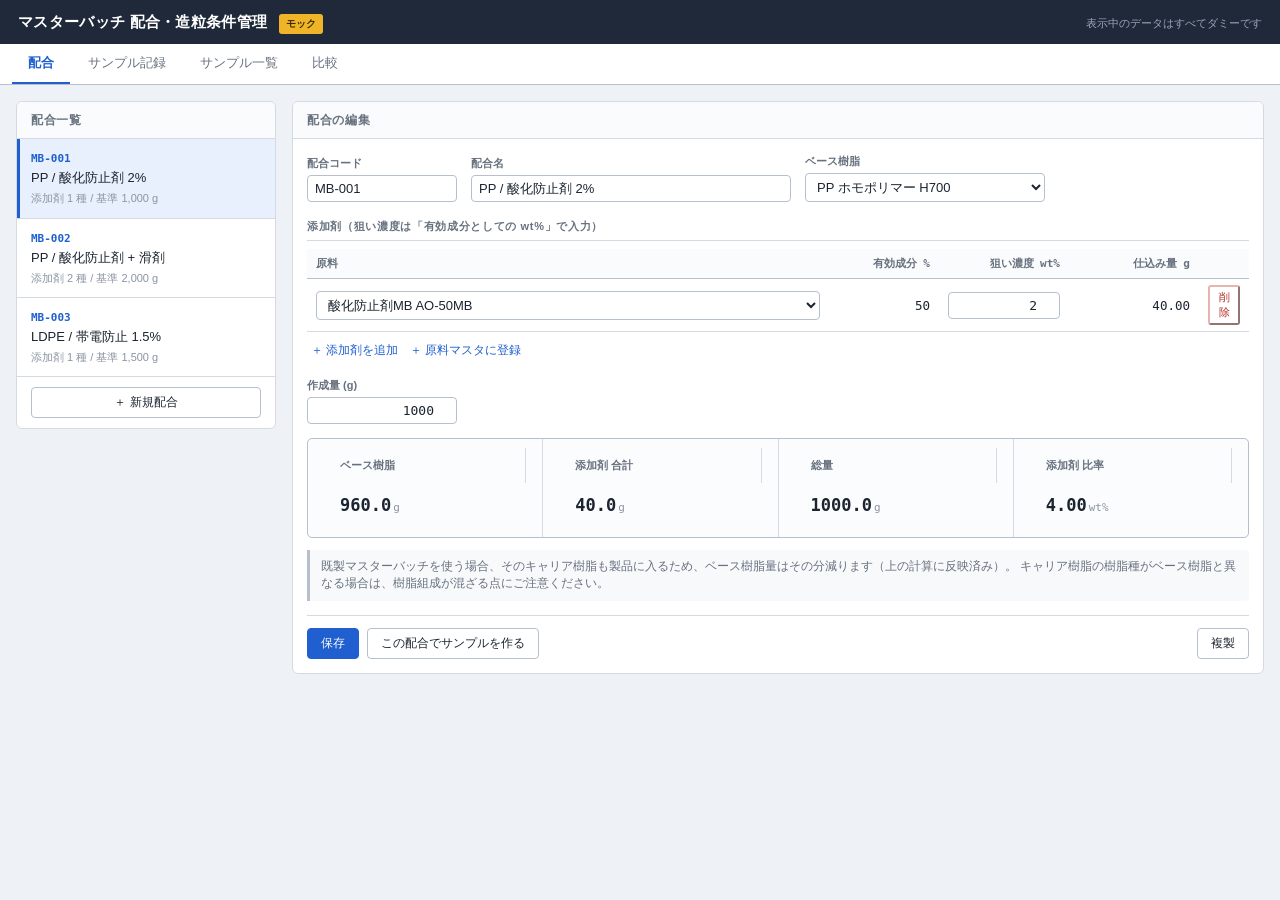
<file: mock/index.html>
<!doctype html>
<html lang="ja">
<head>
<meta charset="utf-8">
<meta name="viewport" content="width=device-width, initial-scale=1">
<title>マスターバッチ 配合・造粒条件管理（モック）</title>
<style>
:root{
  --bg:#eef1f5; --panel:#fff; --line:#d5dae2; --line-strong:#b6bfcc;
  --ink:#1b2430; --muted:#67717f; --sub:#8a94a3;
  --accent:#1f5fd0; --accent-soft:#e8f0fe;
  --good:#146c43; --good-bg:#e4f4ea;
  --ok:#8a5a00;  --ok-bg:#fdf3e0;
  --ng:#b02a1f;  --ng-bg:#fdeceb;
  --diff-bg:#fff6da; --diff-line:#e6c65c;
  --mono:"Consolas","SF Mono","Roboto Mono",monospace;
}
*{box-sizing:border-box}
body{
  margin:0; background:var(--bg); color:var(--ink);
  font-family:"Segoe UI","Yu Gothic UI",Meiryo,sans-serif;
  font-size:13px; line-height:1.55;
}
/* ---------- header / nav ---------- */
header{
  background:#20293a; color:#fff; padding:10px 18px;
  display:flex; align-items:baseline; gap:12px;
}
header h1{font-size:15px; margin:0; font-weight:600; letter-spacing:.02em}
.badge{
  font-size:10px; background:#f0b429; color:#3a2c00; padding:2px 7px;
  border-radius:3px; font-weight:700;
}
header .env{margin-left:auto; font-size:11px; color:#9aa5b8}
nav{background:var(--panel); border-bottom:1px solid var(--line-strong); padding:0 12px; display:flex; gap:2px}
nav button{
  background:none; border:0; border-bottom:2px solid transparent;
  padding:10px 16px; font-size:13px; color:var(--muted); cursor:pointer;
  font-family:inherit;
}
nav button:hover{color:var(--ink); background:#f6f8fa}
nav button.on{color:var(--accent); border-bottom-color:var(--accent); font-weight:600}
main{padding:16px; max-width:1400px}
section[hidden]{display:none}
/* ---------- layout ---------- */
.cols{display:grid; grid-template-columns:260px 1fr; gap:16px; align-items:start}
.panel{background:var(--panel); border:1px solid var(--line); border-radius:6px}
.panel > h2{
  margin:0; font-size:12px; font-weight:700; color:var(--muted);
  padding:9px 14px; border-bottom:1px solid var(--line); letter-spacing:.06em;
  background:#fafbfc; border-radius:6px 6px 0 0;
}
.panel .body{padding:14px}
.row{display:flex; gap:14px; flex-wrap:wrap; align-items:flex-end}
.field{display:flex; flex-direction:column; gap:3px}
.field label{font-size:11px; color:var(--muted); font-weight:600}
.w-sm{width:96px} .w-md{width:150px} .w-lg{width:240px} .w-xl{width:320px}
/* ---------- controls ---------- */
input,select,textarea{
  font-family:inherit; font-size:13px; color:var(--ink); background:#fff;
  border:1px solid var(--line-strong); border-radius:4px; padding:5px 7px;
}
input:focus,select:focus,textarea:focus{outline:2px solid var(--accent-soft); border-color:var(--accent)}
input[type=number]{font-family:var(--mono); text-align:right}
textarea{resize:vertical; min-height:52px; width:100%}
button.btn{
  font-family:inherit; font-size:12px; padding:6px 13px; border-radius:4px;
  border:1px solid var(--line-strong); background:#fff; color:var(--ink); cursor:pointer;
}
button.btn:hover{background:#f2f5f9}
button.primary{background:var(--accent); border-color:var(--accent); color:#fff}
button.primary:hover{background:#1a51b0}
button.link{background:none;border:0;color:var(--accent);cursor:pointer;font-family:inherit;font-size:12px;padding:2px 4px}
button.del{color:var(--ng); border-color:#e8b4b0; background:#fff; padding:3px 8px; font-size:11px; border-radius:3px; cursor:pointer; font-family:inherit}
.actions{display:flex; gap:8px; margin-top:14px; padding-top:12px; border-top:1px solid var(--line)}
/* ---------- tables ---------- */
table{border-collapse:collapse; width:100%; font-size:12.5px}
th,td{border-bottom:1px solid var(--line); padding:6px 9px; text-align:left; vertical-align:middle}
thead th{
  background:#fafbfc; font-size:11px; color:var(--muted); font-weight:700;
  border-bottom:1px solid var(--line-strong); white-space:nowrap;
}
td.num,th.num{text-align:right; font-family:var(--mono)}
tbody tr:hover{background:#f7f9fc}
.list-item{
  padding:9px 14px; border-bottom:1px solid var(--line); cursor:pointer;
}
.list-item:hover{background:#f4f7fb}
.list-item.on{background:var(--accent-soft); box-shadow:inset 3px 0 0 var(--accent)}
.list-item .code{font-family:var(--mono); font-size:11px; color:var(--accent); font-weight:600}
.list-item .nm{display:block}
.list-item .meta{font-size:11px; color:var(--sub)}
/* ---------- misc ---------- */
.tag{display:inline-block; padding:1px 8px; border-radius:10px; font-size:11px; font-weight:700; white-space:nowrap}
.tag.good{background:var(--good-bg); color:var(--good)}
.tag.ok{background:var(--ok-bg); color:var(--ok)}
.tag.ng{background:var(--ng-bg); color:var(--ng)}
.summary{
  display:flex; gap:0; margin-top:14px; border:1px solid var(--line-strong);
  border-radius:5px; overflow:hidden; background:#fbfcfd;
}
.summary div{padding:9px 16px; border-right:1px solid var(--line); flex:1}
.summary div:last-child{border-right:0}
.summary .k{font-size:11px; color:var(--muted); font-weight:600}
.summary .v{font-family:var(--mono); font-size:17px; font-weight:600}
.summary .v small{font-size:11px; color:var(--sub); font-weight:400; margin-left:2px}
.note{font-size:11.5px; color:var(--muted); background:#f7f9fb; border-left:3px solid var(--line-strong); padding:8px 11px; margin-top:12px; border-radius:0 4px 4px 0}
.alert{background:var(--ng-bg); border-left:3px solid var(--ng); color:var(--ng); font-weight:600; padding:8px 11px; margin-top:12px; border-radius:0 4px 4px 0; font-size:12px}
.delta.plus{color:var(--ng)} .delta.minus{color:var(--accent)} .delta.zero{color:var(--sub)}
.zones{display:grid; grid-template-columns:repeat(9,1fr); gap:6px; max-width:640px}
.zones .field label{text-align:center; font-family:var(--mono)}
.zones input{width:100%; padding:4px}
.sub-h{font-size:11px; font-weight:700; color:var(--muted); letter-spacing:.06em; margin:16px 0 8px; padding-bottom:5px; border-bottom:1px solid var(--line)}
.sub-h:first-child{margin-top:0}
.filters{display:flex; gap:12px; flex-wrap:wrap; align-items:flex-end; padding:12px 14px; border-bottom:1px solid var(--line); background:#fafbfc}
.bar{display:flex; gap:8px; align-items:center; padding:10px 14px; border-bottom:1px solid var(--line)}
.bar .count{font-size:12px; color:var(--muted); margin-right:auto}
/* compare */
.cmp th:first-child,.cmp td:first-child{
  position:sticky; left:0; background:#fafbfc; font-weight:600; color:var(--muted);
  border-right:1px solid var(--line-strong); width:190px; font-size:11.5px;
}
.cmp tr.diff td:first-child{background:var(--diff-bg); color:#6b5200}
.cmp tr.diff td{background:var(--diff-bg)}
.cmp tr.diff{box-shadow:inset 0 0 0 1px var(--diff-line)}
.cmp tr.grp td{background:#20293a; color:#fff; font-weight:700; font-size:11px; letter-spacing:.06em; position:sticky; left:0}
.cmp td{font-family:var(--mono); font-size:12px; white-space:nowrap}
.cmp .wrapper{overflow-x:auto}
.legend{font-size:11.5px; color:var(--muted); padding:9px 14px; display:flex; gap:16px; align-items:center; border-top:1px solid var(--line)}
.swatch{display:inline-block; width:11px; height:11px; background:var(--diff-bg); border:1px solid var(--diff-line); vertical-align:-1px; margin-right:5px}
.empty{padding:40px; text-align:center; color:var(--sub)}
</style>
</head>
<body>

<header>
  <h1>マスターバッチ 配合・造粒条件管理</h1>
  <span class="badge">モック</span>
  <span class="env">表示中のデータはすべてダミーです</span>
</header>

<nav>
  <button data-tab="recipe" class="on">配合</button>
  <button data-tab="sample">サンプル記録</button>
  <button data-tab="list">サンプル一覧</button>
  <button data-tab="compare">比較</button>
</nav>

<main>

<!-- ============ 1. 配合 ============ -->
<section id="tab-recipe">
  <div class="cols">
    <div class="panel">
      <h2>配合一覧</h2>
      <div id="recipeList"></div>
      <div style="padding:10px 14px"><button class="btn" style="width:100%">＋ 新規配合</button></div>
    </div>

    <div class="panel">
      <h2>配合の編集</h2>
      <div class="body">
        <div class="row">
          <div class="field"><label>配合コード</label><input class="w-md" id="rCode"></div>
          <div class="field"><label>配合名</label><input class="w-xl" id="rName"></div>
          <div class="field"><label>ベース樹脂</label><select class="w-lg" id="rBase"></select></div>
        </div>

        <div class="sub-h">添加剤（狙い濃度は「有効成分としての wt%」で入力）</div>
        <table>
          <thead><tr>
            <th>原料</th><th class="num" style="width:110px">有効成分 %</th>
            <th class="num" style="width:130px">狙い濃度 wt%</th>
            <th class="num" style="width:130px">仕込み量 g</th><th style="width:50px"></th>
          </tr></thead>
          <tbody id="rItems"></tbody>
        </table>
        <div style="margin-top:8px"><button class="link" id="addItem">＋ 添加剤を追加</button>
          <button class="link" id="addMat">＋ 原料マスタに登録</button></div>

        <div class="row" style="margin-top:16px">
          <div class="field"><label>作成量 (g)</label><input type="number" class="w-md" id="rQty" value="1000" step="1"></div>
        </div>

        <div class="summary" id="rSummary"></div>
        <div id="rAlert"></div>

        <div class="note">
          既製マスターバッチを使う場合、そのキャリア樹脂も製品に入るため、ベース樹脂量はその分減ります（上の計算に反映済み）。
          キャリア樹脂の樹脂種がベース樹脂と異なる場合は、樹脂組成が混ざる点にご注意ください。
        </div>

        <div class="actions">
          <button class="btn primary">保存</button>
          <button class="btn">この配合でサンプルを作る</button>
          <button class="btn" style="margin-left:auto">複製</button>
        </div>
      </div>
    </div>
  </div>
</section>

<!-- ============ 2. サンプル記録 ============ -->
<section id="tab-sample" hidden>
  <div class="panel">
    <h2>サンプル記録</h2>
    <div class="body">
      <div class="row">
        <div class="field"><label>配合</label><select class="w-xl" id="sRecipe"></select></div>
        <div class="field"><label>サンプル番号</label><input class="w-md" id="sCode" value="S-2026-012"></div>
        <div class="field"><label>作成日</label><input type="date" class="w-md" id="sDate" value="2026-07-22"></div>
        <div class="field"><label>作成量 (g)</label><input type="number" class="w-sm" id="sQty" value="1000"></div>
      </div>

      <div class="sub-h">秤量（狙い量に対して、実際に秤った値を入力）</div>
      <table>
        <thead><tr>
          <th>原料</th><th class="num">狙い濃度 wt%</th><th class="num">有効成分 %</th>
          <th class="num">狙い量 g</th><th class="num" style="width:120px">実秤量 g</th>
          <th class="num">実濃度 wt%</th><th class="num">狙い比</th>
        </tr></thead>
        <tbody id="sWeigh"></tbody>
      </table>
      <div class="summary" id="sSummary"></div>

      <div class="sub-h">造粒条件 — バレル温度 (℃)</div>
      <div class="zones" id="sZones"></div>

      <div class="sub-h">造粒条件 — 運転</div>
      <div class="row">
        <div class="field"><label>スクリュー回転数 (rpm)</label><input type="number" class="w-sm" value="300"></div>
        <div class="field"><label>吐出量 (kg/h)</label><input type="number" class="w-sm" value="5.0" step="0.1"></div>
        <div class="field"><label>トルク (%)</label><input type="number" class="w-sm" value="55"></div>
        <div class="field"><label>樹脂圧 (MPa)</label><input type="number" class="w-sm" value="2.8" step="0.1"></div>
        <div class="field"><label>真空度 (kPa)</label><input type="number" class="w-sm" value="-80"></div>
      </div>
      <div class="row" style="margin-top:10px">
        <div class="field"><label>冷却水温 (℃)</label><input type="number" class="w-sm" value="40"></div>
        <div class="field"><label>ペレタイザ (rpm)</label><input type="number" class="w-sm" value="185"></div>
        <div class="field"><label>予備乾燥 温度 (℃)</label><input type="number" class="w-sm" value="80"></div>
        <div class="field"><label>予備乾燥 時間 (h)</label><input type="number" class="w-sm" value="4"></div>
      </div>

      <div class="sub-h">造粒条件 — 自由項目</div>
      <table style="max-width:720px">
        <thead><tr><th>項目名</th><th style="width:180px">値</th><th style="width:110px">単位</th><th style="width:50px"></th></tr></thead>
        <tbody>
          <tr><td><input value="スクリュー構成" style="width:100%"></td><td><input value="標準ニーディング" style="width:100%"></td><td><input style="width:100%"></td><td><button class="del">削除</button></td></tr>
          <tr><td><input value="フィーダー種別" style="width:100%"></td><td><input value="重量式" style="width:100%"></td><td><input style="width:100%"></td><td><button class="del">削除</button></td></tr>
        </tbody>
      </table>
      <div style="margin-top:8px"><button class="link">＋ 項目を追加</button></div>

      <div class="sub-h">評価</div>
      <div class="row">
        <div class="field"><label>総合判定</label>
          <div style="display:flex; gap:14px; padding-top:4px">
            <label style="font-weight:400;color:var(--ink)"><input type="radio" name="jd" checked> 良</label>
            <label style="font-weight:400;color:var(--ink)"><input type="radio" name="jd"> 可</label>
            <label style="font-weight:400;color:var(--ink)"><input type="radio" name="jd"> 不可</label>
          </div>
        </div>
      </div>
      <div class="field" style="margin-top:12px; max-width:720px">
        <label>外観・所見</label>
        <textarea>ストランド安定。脈動なし。ペレット長そろい良好、透明感あり。</textarea>
      </div>

      <div class="sub-h">測定値（自由項目）</div>
      <table style="max-width:720px">
        <thead><tr><th>項目名</th><th style="width:140px">値</th><th style="width:110px">単位</th><th style="width:50px"></th></tr></thead>
        <tbody>
          <tr><td><input value="MFR" style="width:100%"></td><td><input value="12.1" style="width:100%"></td><td><input value="g/10min" style="width:100%"></td><td><button class="del">削除</button></td></tr>
          <tr><td><input value="色調 b値" style="width:100%"></td><td><input value="1.6" style="width:100%"></td><td><input value="－" style="width:100%"></td><td><button class="del">削除</button></td></tr>
        </tbody>
      </table>
      <div style="margin-top:8px"><button class="link">＋ 項目を追加</button></div>

      <div class="actions">
        <button class="btn primary">保存</button>
        <button class="btn">保存して続けて新規</button>
        <button class="btn" style="margin-left:auto">削除</button>
      </div>
    </div>
  </div>
</section>

<!-- ============ 3. サンプル一覧 ============ -->
<section id="tab-list" hidden>
  <div class="panel">
    <h2>サンプル一覧</h2>
    <div class="filters">
      <div class="field"><label>配合</label><select class="w-lg" id="fRecipe"><option value="">すべて</option></select></div>
      <div class="field"><label>作成日 From</label><input type="date" class="w-md" id="fFrom"></div>
      <div class="field"><label>To</label><input type="date" class="w-md" id="fTo"></div>
      <div class="field"><label>判定</label><select class="w-sm" id="fJudge">
        <option value="">すべて</option><option value="good">良</option><option value="ok">可</option><option value="ng">不可</option>
      </select></div>
      <div class="field"><label>フリーテキスト</label><input class="w-lg" id="fText" placeholder="サンプル番号・所見・メモ"></div>
      <button class="btn" id="fClear">条件クリア</button>
    </div>
    <div class="bar">
      <span class="count" id="lCount"></span>
      <button class="btn primary" id="goCompare">選択したサンプルを比較</button>
      <button class="btn">CSVエクスポート</button>
    </div>
    <table>
      <thead><tr>
        <th style="width:34px"><input type="checkbox" id="chkAll"></th>
        <th>サンプル番号</th><th>作成日</th><th>配合</th>
        <th class="num">総量 g</th><th class="num">回転数</th><th class="num">ダイ温度</th>
        <th class="num">トルク</th><th>判定</th><th>外観・所見</th>
      </tr></thead>
      <tbody id="lRows"></tbody>
    </table>
  </div>
</section>

<!-- ============ 4. 比較 ============ -->
<section id="tab-compare" hidden>
  <div class="panel">
    <h2>比較</h2>
    <div class="wrapper"><table class="cmp"><tbody id="cRows"></tbody></table></div>
    <div class="legend"><span><span class="swatch"></span>値が揃っていない行（＝振った条件・出た差）</span></div>
  </div>
</section>

</main>

<script>
/* ===================== ダミーデータ ===================== */
const MATERIALS = [
  {id:1, name:'PP ホモポリマー H700',   kind:'resin',    active:100},
  {id:2, name:'LDPE L200',              kind:'resin',    active:100},
  {id:3, name:'酸化防止剤 AO-1010（純品）', kind:'additive', active:100},
  {id:4, name:'酸化防止剤MB AO-50MB',    kind:'additive', active:50},
  {id:5, name:'ステアリン酸カルシウム',   kind:'additive', active:100},
  {id:6, name:'帯電防止剤MB AS-20MB',    kind:'additive', active:20},
];
const RECIPES = [
  {id:1, code:'MB-001', name:'PP / 酸化防止剤 2%', base:1, qty:1000,
   items:[{mat:4, pct:2.0}]},
  {id:2, code:'MB-002', name:'PP / 酸化防止剤 + 滑剤', base:1, qty:2000,
   items:[{mat:3, pct:0.3},{mat:5, pct:0.2}]},
  {id:3, code:'MB-003', name:'LDPE / 帯電防止 1.5%', base:2, qty:1500,
   items:[{mat:6, pct:1.5}]},
];
const SAMPLES = [
  {code:'S-2026-011', recipe:1, date:'2026-07-14', qty:1000,
   barrel:[170,180,190,200,200,200,195,190], die:195, rpm:200, feed:5.0, torque:62,
   press:3.2, vac:-80, bath:40, pel:180, dryT:80, dryH:4,
   judge:'ok', note:'ストランドやや脈動。ペレット長にばらつき',
   weigh:[{mat:4, pct:2.0, active:50, target:40.0, actual:40.2},
          {mat:1, base:true, target:960.0, actual:959.8}],
   extras:[['スクリュー構成','標準ニーディング',''],['MFR','12.4','g/10min'],['色調 b値','1.8','－']]},
  {code:'S-2026-012', recipe:1, date:'2026-07-22', qty:1000,
   barrel:[170,180,190,200,200,200,195,190], die:195, rpm:300, feed:5.0, torque:55,
   press:2.8, vac:-80, bath:40, pel:185, dryT:80, dryH:4,
   judge:'good', note:'ストランド安定。透明感良好',
   weigh:[{mat:4, pct:2.0, active:50, target:40.0, actual:41.0},
          {mat:1, base:true, target:960.0, actual:959.0}],
   extras:[['スクリュー構成','標準ニーディング',''],['MFR','12.1','g/10min'],['色調 b値','1.6','－']]},
  {code:'S-2026-013', recipe:1, date:'2026-07-29', qty:1000,
   barrel:[170,180,190,200,205,210,205,200], die:200, rpm:400, feed:5.0, torque:48,
   press:2.4, vac:-80, bath:40, pel:190, dryT:80, dryH:4,
   judge:'ng', note:'樹脂焼け。黄変あり',
   weigh:[{mat:4, pct:2.0, active:50, target:40.0, actual:39.8},
          {mat:1, base:true, target:960.0, actual:960.2}],
   extras:[['スクリュー構成','標準ニーディング',''],['MFR','15.8','g/10min'],['色調 b値','4.2','－']]},
  {code:'S-2026-020', recipe:3, date:'2026-08-05', qty:1500,
   barrel:[150,160,170,175,175,170,165,160], die:165, rpm:250, feed:6.0, torque:44,
   press:2.0, vac:-70, bath:35, pel:200, dryT:60, dryH:3,
   judge:'good', note:'問題なし',
   weigh:[{mat:6, pct:1.5, active:20, target:112.5, actual:112.4},
          {mat:2, base:true, target:1387.5, actual:1387.8}],
   extras:[['表面抵抗率','8.2E11','Ω']]},
];
const ZONES = 8;
const JUDGE = {good:['良','good'], ok:['可','ok'], ng:['不可','ng']};

/* ===================== 共通 ===================== */
const $ = s => document.querySelector(s);
const mat = id => MATERIALS.find(m => m.id === id);
const recipe = id => RECIPES.find(r => r.id === id);
const fmt = (n, d=1) => (n === null || n === undefined || Number.isNaN(n)) ? '—' : Number(n).toFixed(d);

/* 配合計算: 仕込み量 m = W × a / p */
function calcCharge(totalG, items){
  const rows = items.map(it => {
    const m = mat(it.mat);
    return {...it, name:m.name, active:m.active, g: m.active > 0 ? totalG * it.pct / m.active : NaN};
  });
  const addTotal = rows.reduce((s,r) => s + (Number.isNaN(r.g) ? 0 : r.g), 0);
  return {rows, addTotal, baseG: totalG - addTotal, over: addTotal > totalG};
}

/* タブ切替 */
document.querySelectorAll('nav button').forEach(b => b.onclick = () => {
  document.querySelectorAll('nav button').forEach(x => x.classList.toggle('on', x === b));
  ['recipe','sample','list','compare'].forEach(t => $('#tab-' + t).hidden = (t !== b.dataset.tab));
});

/* ===================== 1. 配合 ===================== */
let curRecipe = 1;

function drawRecipeList(){
  $('#recipeList').innerHTML = RECIPES.map(r => `
    <div class="list-item ${r.id===curRecipe?'on':''}" data-id="${r.id}">
      <span class="code">${r.code}</span>
      <span class="nm">${r.name}</span>
      <span class="meta">添加剤 ${r.items.length} 種 / 基準 ${r.qty.toLocaleString()} g</span>
    </div>`).join('');
  $('#recipeList').querySelectorAll('.list-item').forEach(el => el.onclick = () => {
    curRecipe = Number(el.dataset.id); drawRecipeList(); loadRecipe();
  });
}

function loadRecipe(){
  const r = recipe(curRecipe);
  $('#rCode').value = r.code; $('#rName').value = r.name; $('#rQty').value = r.qty;
  $('#rBase').innerHTML = MATERIALS.filter(m => m.kind === 'resin')
    .map(m => `<option value="${m.id}" ${m.id===r.base?'selected':''}>${m.name}</option>`).join('');
  drawItems();
}

function drawItems(){
  const r = recipe(curRecipe);
  const opts = sel => MATERIALS.filter(m => m.kind === 'additive')
    .map(m => `<option value="${m.id}" ${m.id===sel?'selected':''}>${m.name}</option>`).join('');
  $('#rItems').innerHTML = r.items.map((it,i) => `
    <tr>
      <td><select style="width:100%" data-i="${i}" class="itMat">${opts(it.mat)}</select></td>
      <td class="num" data-active="${i}">${fmt(mat(it.mat).active,0)}</td>
      <td class="num"><input type="number" step="0.01" style="width:100%" value="${it.pct}" data-i="${i}" class="itPct"></td>
      <td class="num" data-g="${i}"></td>
      <td><button class="del" data-i="${i}">削除</button></td>
    </tr>`).join('');
  $('#rItems').querySelectorAll('.itPct').forEach(el => el.oninput = e => {
    r.items[e.target.dataset.i].pct = parseFloat(e.target.value) || 0; calcRecipe();
  });
  $('#rItems').querySelectorAll('.itMat').forEach(el => el.onchange = e => {
    r.items[e.target.dataset.i].mat = Number(e.target.value); drawItems();
  });
  $('#rItems').querySelectorAll('.del').forEach(el => el.onclick = e => {
    r.items.splice(Number(e.target.dataset.i), 1); drawItems();
  });
  calcRecipe();
}

function calcRecipe(){
  const r = recipe(curRecipe);
  const W = parseFloat($('#rQty').value) || 0;
  const c = calcCharge(W, r.items);
  c.rows.forEach((row,i) => {
    $(`#rItems [data-g="${i}"]`).textContent = fmt(row.g, 2);
    $(`#rItems [data-active="${i}"]`).textContent = fmt(row.active, 0);
  });
  $('#rSummary').innerHTML = `
    <div><div class="k">ベース樹脂</div><div class="v">${fmt(c.baseG,1)}<small>g</small></div></div>
    <div><div class="k">添加剤 合計</div><div class="v">${fmt(c.addTotal,1)}<small>g</small></div></div>
    <div><div class="k">総量</div><div class="v">${fmt(W,1)}<small>g</small></div></div>
    <div><div class="k">添加剤 比率</div><div class="v">${fmt(W?c.addTotal/W*100:0,2)}<small>wt%</small></div></div>`;
  $('#rAlert').innerHTML = c.over
    ? `<div class="alert">配合過剰: 添加剤の合計 ${fmt(c.addTotal,1)} g が総量 ${fmt(W,1)} g を超えています。狙い濃度か作成量を見直してください。</div>` : '';
}
$('#rQty').oninput = calcRecipe;
$('#addItem').onclick = () => { recipe(curRecipe).items.push({mat:3, pct:0.1}); drawItems(); };

/* ===================== 2. サンプル記録 ===================== */
function drawSampleTab(){
  $('#sRecipe').innerHTML = RECIPES.map(r =>
    `<option value="${r.id}" ${r.id===1?'selected':''}>${r.code} — ${r.name}</option>`).join('');
  $('#sZones').innerHTML = Array.from({length:ZONES}, (_,i) =>
    `<div class="field"><label>C${i+1}</label><input type="number" value="${[170,180,190,200,200,200,195,190][i]}"></div>`
  ).join('') + `<div class="field"><label>ダイ</label><input type="number" value="195"></div>`;
  drawWeigh();
}

function drawWeigh(){
  const s = SAMPLES[1]; // S-2026-012
  const actualTotal = s.weigh.reduce((t,w) => t + w.actual, 0);
  $('#sWeigh').innerHTML = s.weigh.map(w => {
    const m = mat(w.mat);
    if (w.base) return `<tr>
      <td>${m.name} <span style="color:var(--sub);font-size:11px">（ベース樹脂・差引）</span></td>
      <td class="num">—</td><td class="num">—</td>
      <td class="num">${fmt(w.target,1)}</td>
      <td class="num"><input type="number" step="0.1" value="${w.actual}" style="width:100%"></td>
      <td class="num">—</td><td class="num">—</td></tr>`;
    const realPct = w.actual * w.active / actualTotal;
    const d = realPct - w.pct;
    const cls = Math.abs(d) < 0.005 ? 'zero' : (d > 0 ? 'plus' : 'minus');
    return `<tr>
      <td>${m.name}</td>
      <td class="num">${fmt(w.pct,2)}</td><td class="num">${fmt(w.active,0)}</td>
      <td class="num">${fmt(w.target,1)}</td>
      <td class="num"><input type="number" step="0.1" value="${w.actual}" style="width:100%"></td>
      <td class="num"><b>${fmt(realPct,3)}</b></td>
      <td class="num delta ${cls}">${d>0?'+':''}${fmt(d,3)} pt</td></tr>`;
  }).join('');
  $('#sSummary').innerHTML = `
    <div><div class="k">狙い総量</div><div class="v">${fmt(s.qty,1)}<small>g</small></div></div>
    <div><div class="k">実測総量</div><div class="v">${fmt(actualTotal,1)}<small>g</small></div></div>
    <div><div class="k">歩留まり基準差</div><div class="v">${(actualTotal-s.qty)>=0?'+':''}${fmt(actualTotal-s.qty,1)}<small>g</small></div></div>`;
}

/* ===================== 3. サンプル一覧 ===================== */
const selected = new Set(['S-2026-011','S-2026-012','S-2026-013']);

function drawList(){
  $('#fRecipe').innerHTML = '<option value="">すべて</option>' +
    RECIPES.map(r => `<option value="${r.id}">${r.code} — ${r.name}</option>`).join('');
  renderRows();
}

function filtered(){
  const rid = $('#fRecipe').value, from = $('#fFrom').value, to = $('#fTo').value;
  const jd = $('#fJudge').value, tx = $('#fText').value.trim();
  return SAMPLES.filter(s =>
    (!rid || s.recipe === Number(rid)) &&
    (!from || s.date >= from) && (!to || s.date <= to) &&
    (!jd || s.judge === jd) &&
    (!tx || (s.code + s.note).includes(tx)));
}

function renderRows(){
  const rows = filtered();
  $('#lCount').textContent = `${rows.length} 件表示 / 全 ${SAMPLES.length} 件　選択 ${selected.size} 件`;
  $('#lRows').innerHTML = rows.length ? rows.map(s => {
    const r = recipe(s.recipe), j = JUDGE[s.judge];
    return `<tr>
      <td><input type="checkbox" data-c="${s.code}" ${selected.has(s.code)?'checked':''}></td>
      <td style="font-family:var(--mono);color:var(--accent);font-weight:600">${s.code}</td>
      <td>${s.date}</td><td>${r.code} <span style="color:var(--sub)">${r.name}</span></td>
      <td class="num">${s.qty.toLocaleString()}</td><td class="num">${s.rpm}</td>
      <td class="num">${s.die}</td><td class="num">${s.torque}</td>
      <td><span class="tag ${j[1]}">${j[0]}</span></td>
      <td style="color:var(--muted)">${s.note}</td></tr>`;
  }).join('') : `<tr><td colspan="10" class="empty">条件に一致するサンプルがありません</td></tr>`;
  $('#lRows').querySelectorAll('input[data-c]').forEach(el => el.onchange = e => {
    e.target.checked ? selected.add(e.target.dataset.c) : selected.delete(e.target.dataset.c);
    renderRows();
  });
}
['fRecipe','fFrom','fTo','fJudge','fText'].forEach(id => $('#'+id).oninput = renderRows);
$('#fClear').onclick = () => { ['fRecipe','fFrom','fTo','fJudge','fText'].forEach(id => $('#'+id).value=''); renderRows(); };
$('#chkAll').onchange = e => {
  filtered().forEach(s => e.target.checked ? selected.add(s.code) : selected.delete(s.code));
  renderRows();
};
$('#goCompare').onclick = () => {
  document.querySelector('nav button[data-tab="compare"]').click();
  drawCompare();
};

/* ===================== 4. 比較（転置表） ===================== */
function drawCompare(){
  const list = SAMPLES.filter(s => selected.has(s.code));
  if (list.length < 2){
    $('#cRows').innerHTML = `<tr><td class="empty">サンプル一覧で 2 件以上を選択してください。</td></tr>`;
    return;
  }
  const out = [];
  const group = t => out.push(`<tr class="grp"><td colspan="${list.length+1}">${t}</td></tr>`);
  const line = (label, vals) => {
    const diff = new Set(vals.map(v => String(v))).size > 1;
    out.push(`<tr class="${diff?'diff':''}"><td>${label}</td>${vals.map(v=>`<td>${v}</td>`).join('')}</tr>`);
  };

  group('基本');
  line('サンプル番号', list.map(s => s.code));
  line('作成日',       list.map(s => s.date));
  line('配合',         list.map(s => recipe(s.recipe).code));
  line('作成量 (g)',   list.map(s => s.qty.toLocaleString()));

  group('配合・秤量');
  const matIds = [...new Set(list.flatMap(s => s.weigh.filter(w=>!w.base).map(w=>w.mat)))];
  matIds.forEach(id => {
    const get = s => s.weigh.find(w => w.mat === id);
    line(`${mat(id).name}　狙い wt%`, list.map(s => get(s) ? fmt(get(s).pct,2) : '—'));
    line(`${mat(id).name}　実秤量 g`, list.map(s => get(s) ? fmt(get(s).actual,1) : '—'));
    line(`${mat(id).name}　実濃度 wt%`, list.map(s => {
      const w = get(s); if (!w) return '—';
      const tot = s.weigh.reduce((t,x)=>t+x.actual,0);
      return fmt(w.actual * w.active / tot, 3);
    }));
  });

  group('造粒条件');
  for (let i=0;i<ZONES;i++) line(`バレル温度 C${i+1} (℃)`, list.map(s => s.barrel[i]));
  line('ダイ温度 (℃)',         list.map(s => s.die));
  line('スクリュー回転数 (rpm)', list.map(s => s.rpm));
  line('吐出量 (kg/h)',         list.map(s => fmt(s.feed,1)));
  line('トルク (%)',            list.map(s => s.torque));
  line('樹脂圧 (MPa)',          list.map(s => fmt(s.press,1)));
  line('真空度 (kPa)',          list.map(s => s.vac));
  line('冷却水温 (℃)',          list.map(s => s.bath));
  line('ペレタイザ (rpm)',       list.map(s => s.pel));
  line('予備乾燥 (℃ / h)',      list.map(s => `${s.dryT} / ${s.dryH}`));

  group('評価');
  line('総合判定',   list.map(s => `<span class="tag ${JUDGE[s.judge][1]}">${JUDGE[s.judge][0]}</span>`));
  line('外観・所見', list.map(s => s.note));
  const labels = [...new Set(list.flatMap(s => s.extras.map(e => e[0])))];
  labels.forEach(lb => line(lb, list.map(s => {
    const e = s.extras.find(x => x[0] === lb);
    return e ? `${e[1]}${e[2] && e[2] !== '－' ? ' ' + e[2] : ''}` : '—';
  })));

  $('#cRows').innerHTML = out.join('');
}

/* 起動 */
drawRecipeList(); loadRecipe(); drawSampleTab(); drawList(); drawCompare();
</script>
</body>
</html>
</file>
